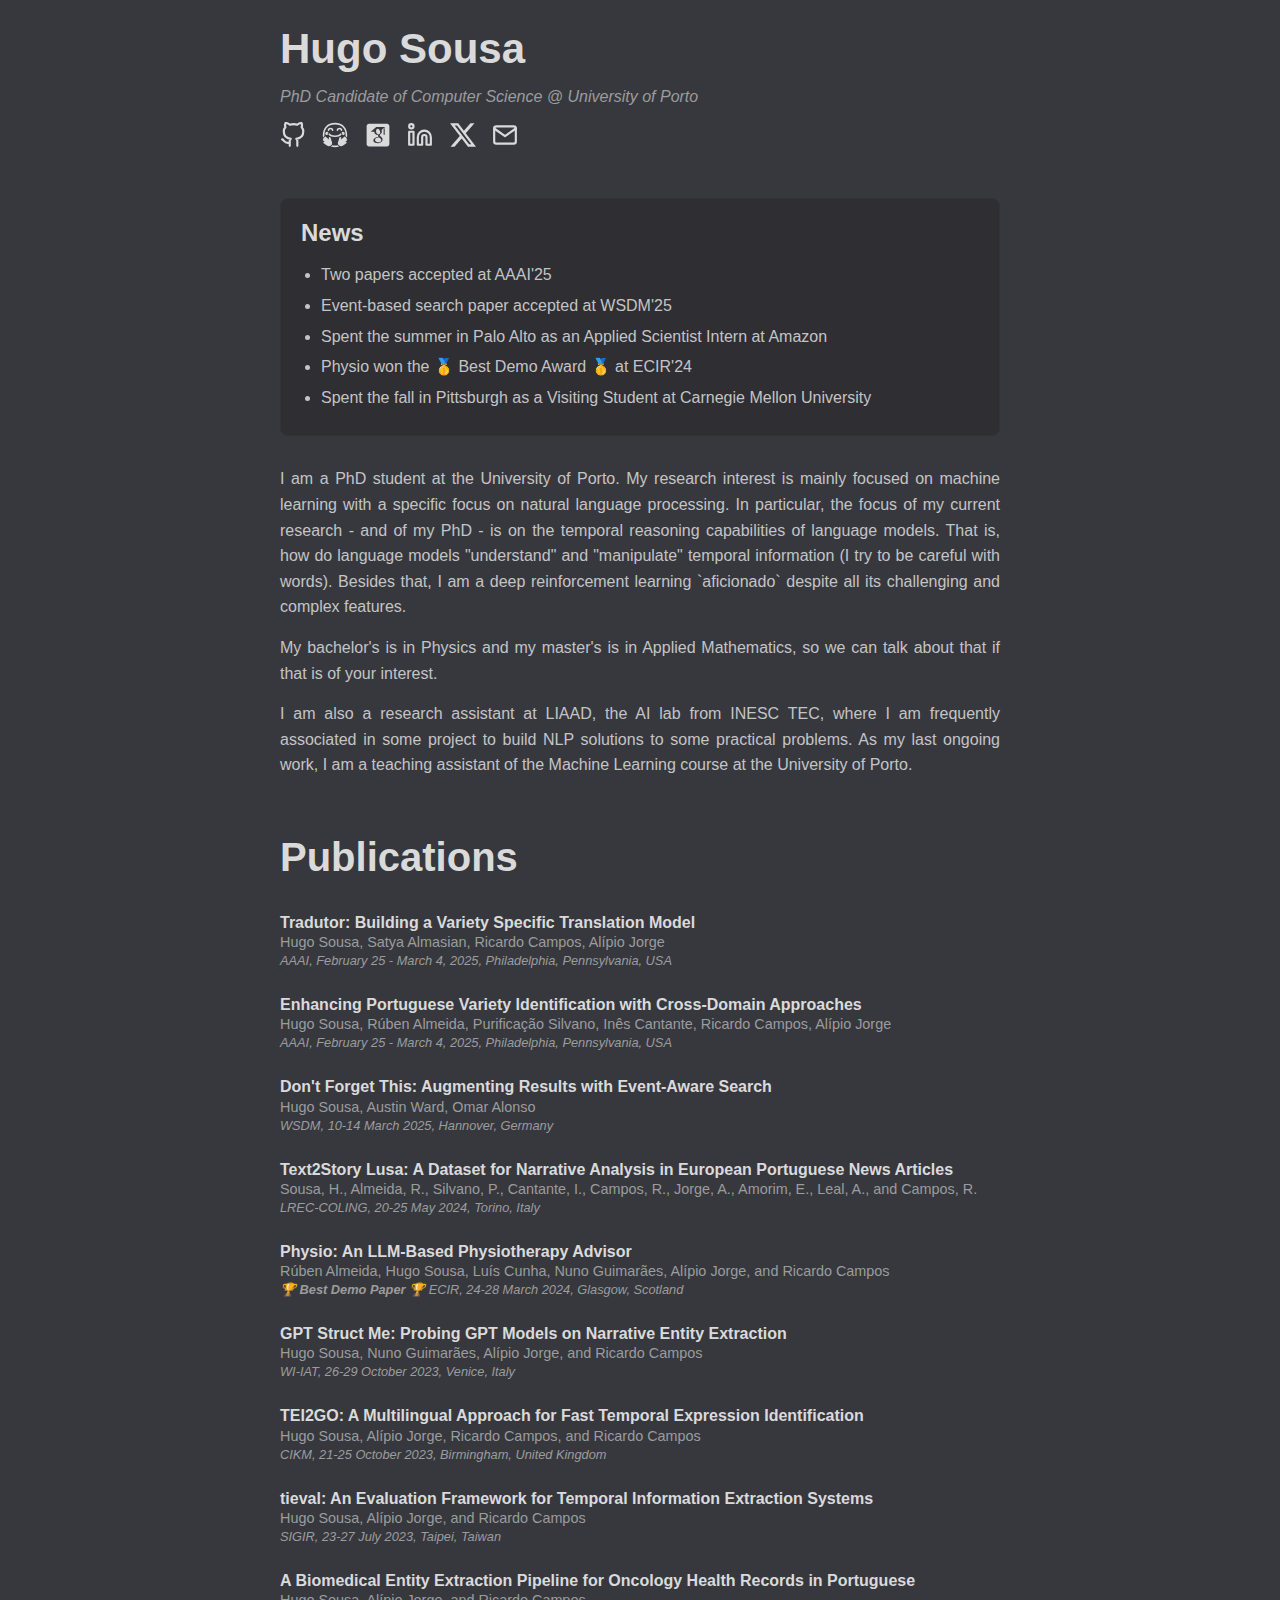
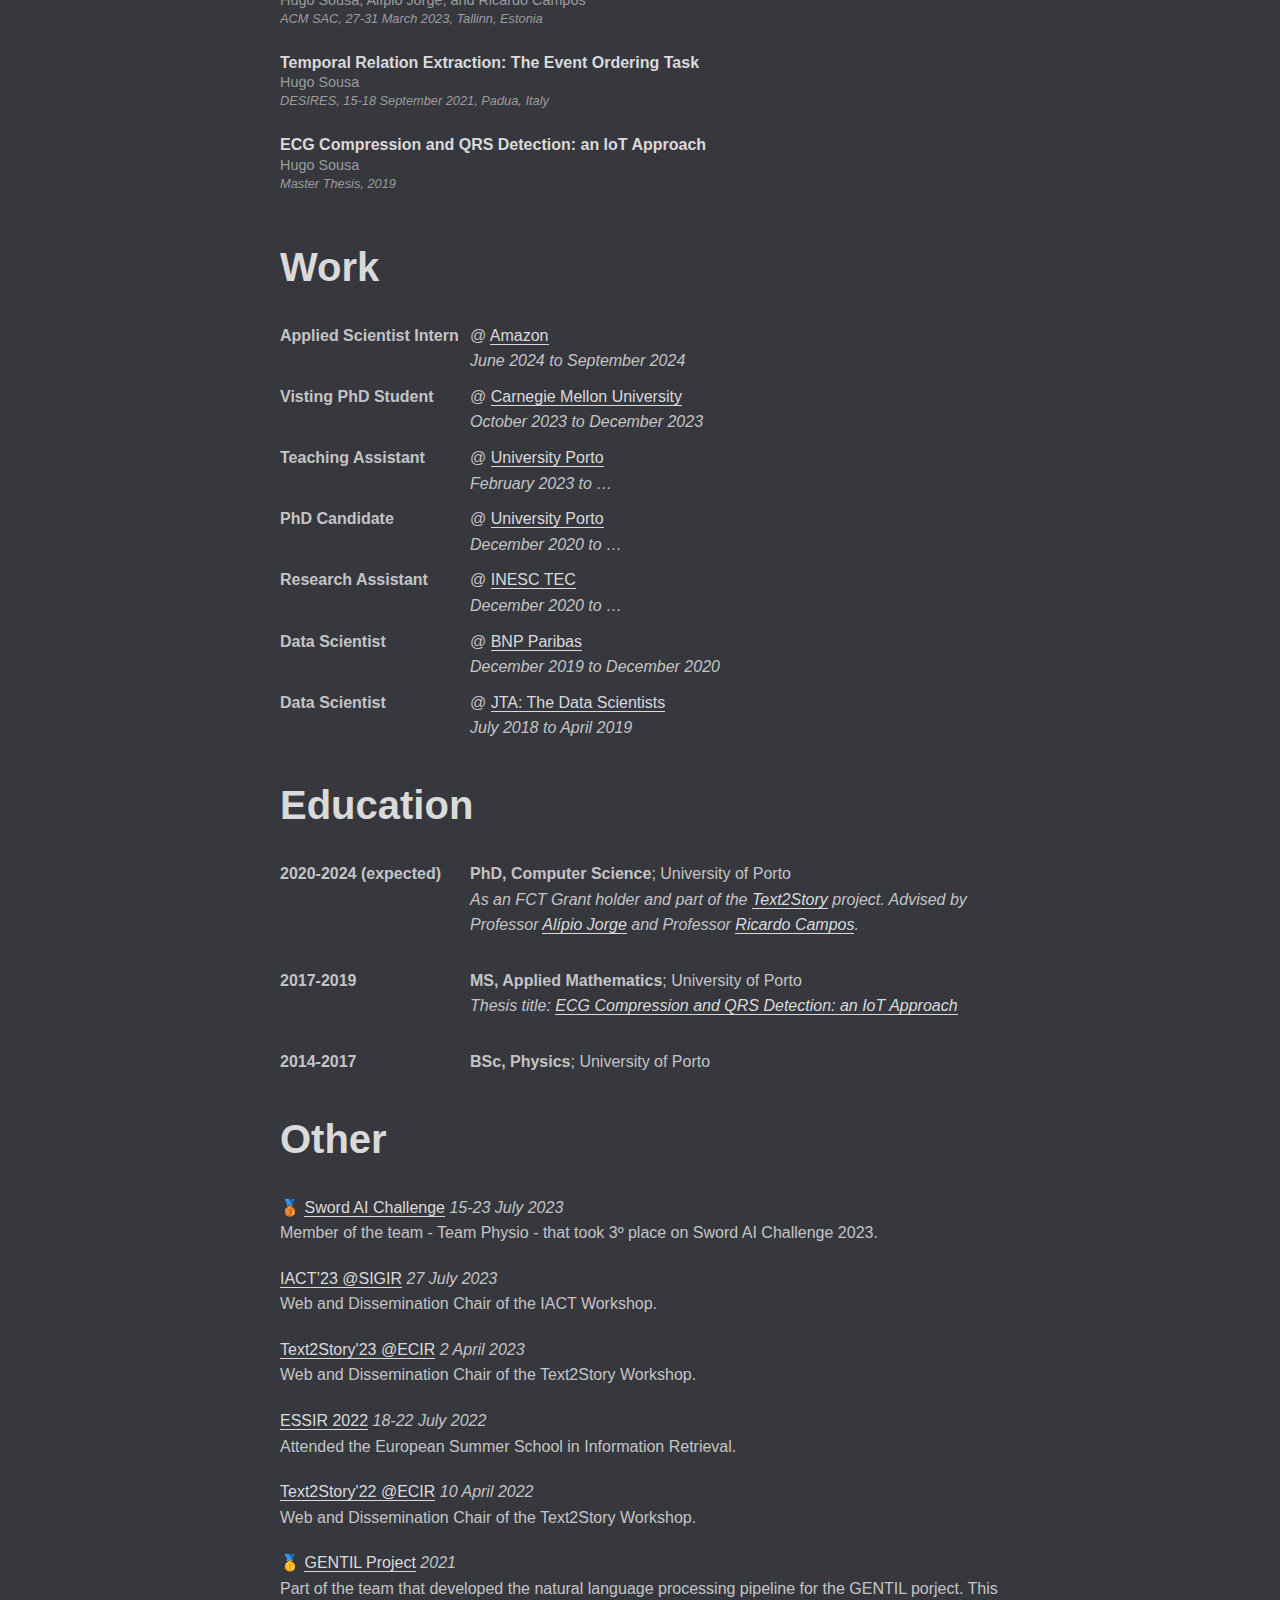
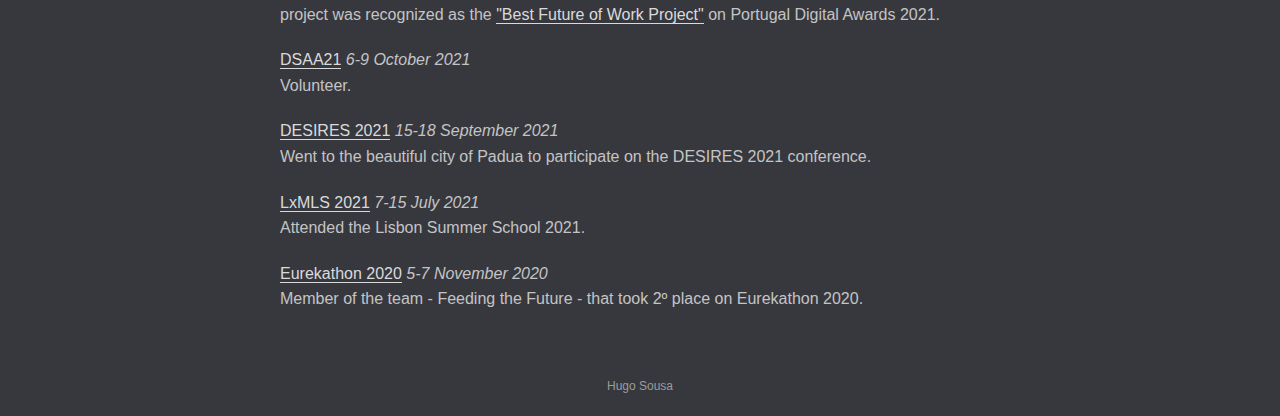
<file: index.html>
<!doctype html>
<html lang=en dir=auto>

<head>
    <meta charset=utf-8>
    <meta http-equiv=x-ua-compatible content="IE=edge">
    <meta name=viewport content="width=device-width,initial-scale=1,shrink-to-fit=no">
    <title>Hugo Sousa</title>
    <meta name=author content="Hugo Sousa">

    <link crossorigin=anonymous href=/assets/css/style.css rel="preload stylesheet" as=style>

</head>

<body class=list id=top>


    <main class=main>
        <div class="profile">
            <div class="profile_inner">
                <div class="profile-top">
                    <div class="profile-info">
                        <h1>Hugo Sousa</h1>
                        <dt>PhD Candidate of Computer Science @ University of Porto</dt>
                        <div class="social-icons">
                            <a href=https://github.com/hmosousa target=_blank rel="noopener noreferrer me" title=Github>
                                <svg xmlns="http://www.w3.org/2000/svg" viewBox="0 0 24 24" fill="none" stroke="currentcolor"
                                    stroke-width="2" stroke-linecap="round" stroke-linejoin="round">
                                    <path
                                        d="M9 19c-5 1.5-5-2.5-7-3m14 6v-3.87a3.37 3.37.0 00-.94-2.61c3.14-.35 6.44-1.54 6.44-7A5.44 5.44.0 0020 4.77 5.07 5.07.0 0019.91 1S18.73.65 16 2.48a13.38 13.38.0 00-7 0C6.27.65 5.09 1 5.09 1A5.07 5.07.0 005 4.77 5.44 5.44.0 003.5 8.55c0 5.42 3.3 6.61 6.44 7A3.37 3.37.0 009 18.13V22" />
                                </svg>
                            </a>
                            <a href=https://huggingface.co/hugosousa target=_blank rel="noopener noreferrer me"
                                title=HuggingFace>
                                <svg xmlns="http://www.w3.org/2000/svg" width="32" height="32" viewBox="0 0 32 32">
                                    <g fill="currentColor">
                                        <path
                                            d="M3 15.999c0-3.67 1.106-6.91 3.235-9.221C8.35 4.48 11.568 3 15.999 3c4.43 0 7.648 1.48 9.764 3.778c2.129 2.311 3.235 5.55 3.235 9.22c0 .421-.015.836-.044 1.244c.33.179.602.447.787.772c.418.05.796.23 1.094.497c.109-.82.163-1.66.163-2.512c0-4.061-1.227-7.821-3.764-10.576C24.684 2.654 20.903 1 16 1C11.095 1 7.313 2.654 4.763 5.423C2.226 8.178 1 11.938 1 15.999c0 .853.054 1.693.163 2.513a1.993 1.993 0 0 1 1.096-.498a2.01 2.01 0 0 1 .784-.77A17.619 17.619 0 0 1 3 15.998Zm9.668 12.687a4.77 4.77 0 0 1-1.861 1.597c1.557.466 3.29.715 5.192.715c1.902 0 3.635-.25 5.194-.716a4.77 4.77 0 0 1-1.861-1.596a17.07 17.07 0 0 1-3.333.312c-1.198 0-2.308-.108-3.331-.312Z" />
                                        <path
                                            d="M7.888 13.338a2 2 0 0 0-.775 2.325a2 2 0 1 1 .775-2.325Zm17 2.325a2 2 0 0 0-.776-2.325a2 2 0 1 1 .776 2.325ZM9.349 9.413c-.21.228-.32.53-.367.778a1 1 0 0 1-1.964-.382c.089-.456.31-1.153.858-1.749C8.453 7.431 9.316 7 10.5 7c1.195 0 2.062.452 2.636 1.082c.544.597.77 1.292.85 1.747a1 1 0 0 1-1.971.342a1.546 1.546 0 0 0-.358-.742C11.47 9.222 11.142 9 10.5 9c-.653 0-.972.217-1.151.413Zm11.001 0c-.21.228-.32.53-.368.778a1 1 0 0 1-1.963-.382c.088-.456.31-1.153.857-1.749C19.453 7.431 20.316 7 21.5 7c1.196 0 2.062.452 2.636 1.082c.544.597.77 1.292.85 1.747a1 1 0 0 1-1.971.342a1.545 1.545 0 0 0-.358-.742C22.47 9.222 22.142 9 21.5 9c-.653 0-.971.217-1.15.413ZM8.4 14.2a1 1 0 0 1 1.4.2c.298.397 1.992 2.1 6.2 2.1s5.902-1.703 6.2-2.1a1 1 0 1 1 1.6 1.2c-.702.936-3.008 2.9-7.8 2.9s-7.098-1.964-7.8-2.9a1 1 0 0 1 .2-1.4Zm20.59 4.94a1 1 0 0 0-1.649-.892L23.58 21.54l-.079-.04c0-.413.038-.788.072-1.125c.09-.888.153-1.513-.572-1.875c-1.338-.669-1.952 1.564-2.363 3.743c-.094.496-.32.955-.572 1.392c-1.33 2.303-.066 4.614.935 5.365c1.789 1.342 3.5 1 5 0c.908-.605 2.635-1.82 3.927-2.737a1.116 1.116 0 0 0-1.146-1.904l-.126.064l1.985-1.655a1 1 0 0 0-.782-1.758l.293-.25a1 1 0 0 0-1.16-1.62Zm-25.98 0a1 1 0 0 1 1.649-.892l3.763 3.292l.079-.04c0-.413-.038-.788-.072-1.125c-.09-.888-.153-1.513.572-1.875c1.338-.669 1.952 1.564 2.363 3.743c.094.496.32.955.572 1.392c1.33 2.303.066 4.614-.935 5.365c-1.79 1.342-3.5 1-5 0c-.908-.605-2.635-1.82-3.927-2.737A1.116 1.116 0 0 1 3.22 24.36l.126.064l-1.985-1.655a1 1 0 0 1 .781-1.758l-.292-.25a1 1 0 0 1 1.16-1.62Z" />
                                    </g>
                                </svg>
                            </a>
                            <a href=https://scholar.google.com/citations?user=d-14Qx4AAAAJ&hl=en target=_blank
                                rel="noopener noreferrer me" title="Google Scholar">
                                <svg xmlns="http://www.w3.org/2000/svg" width="448" height="512" viewBox="0 0 448 512">
                                    <path fill="currentColor"
                                        d="M48 32C21.5 32 0 53.5 0 80v352c0 26.5 21.5 48 48 48h352c26.5 0 48-21.5 48-48V80c0-26.5-21.5-48-48-48H48zm140.695 64h178.24l-16.47 12.86v22.693c6.116.785 5.469 4.46 5.469 8.857v107.223c0 4.965-4.062 9.03-9.028 9.03h-3.324c-4.966 0-9.03-4.065-9.03-9.03V140.41c0-4.408-.64-8.086 5.522-8.861v-14.266l-47.424 38.893c.548 1.016 1.068 1.667 1.563 2.52c4.167 7.377 6.289 16.548 6.289 27.76c0 8.592-1.432 16.314-4.336 23.13c-2.89 6.817-6.407 12.384-10.508 16.674c-4.101 4.304-8.215 8.236-12.33 11.777c-4.113 3.548-7.629 7.247-10.508 11.088c-2.901 3.828-4.347 7.787-4.347 11.889c0 4.108 1.876 8.28 5.613 12.486c3.724 4.219 8.305 8.306 13.723 12.344c5.429 4.01 10.846 8.463 16.263 13.306c5.43 4.836 9.987 11.061 13.711 18.621c3.75 7.586 5.625 15.938 5.625 25.118c0 12.109-3.087 23.046-9.246 32.779c-6.172 9.693-14.219 17.429-24.101 23.1c-9.91 5.709-20.508 10.006-31.809 12.91c-11.328 2.877-22.565 4.322-33.79 4.322a139.28 139.28 0 0 1-21.421-1.666c-7.212-1.12-14.438-3.098-21.717-5.885c-7.291-2.806-13.75-6.25-19.35-10.39c-5.611-4.095-10.13-9.382-13.593-15.82c-3.464-6.44-5.184-13.68-5.184-21.72c0-9.538 2.657-18.385 7.983-26.634c5.325-8.19 12.382-15.026 21.158-20.442c15.313-9.525 39.336-15.41 72.031-17.636c-7.473-9.343-11.223-18.14-11.223-26.37c0-4.682 1.222-9.7 3.645-15.117a86.788 86.788 0 0 1-12.031.854c-17.563 0-32.396-5.71-44.44-17.207c-12.044-11.479-18.058-25.846-18.058-43.217c0-1.816.052-3.419.181-5.19H81.064L188.695 96zm31.38 38.334c-11.2 0-19.793 4.029-25.782 12.07c-5.988 8.02-8.984 17.735-8.984 29.147c0 9.72 1.64 19.616 4.921 29.707c3.269 10.085 8.622 19.09 16.122 27.025c7.473 7.956 16.171 11.926 26.054 11.926c11.016 0 19.623-3.69 25.795-11.072c6.145-7.37 9.23-16.674 9.23-27.88c0-9.544-1.626-19.536-4.894-29.986c-3.256-10.462-8.685-19.902-16.264-28.306c-7.552-8.432-16.303-12.631-26.199-12.631zm18.517 172.08c-8.035 0-15.94.712-23.7 2.13c-7.76 1.38-15.416 3.71-22.968 6.999c-7.579 3.27-13.698 8.075-18.36 14.43c-4.687 6.346-7.02 13.821-7.02 22.422c0 8.195 2.06 15.506 6.175 21.873c4.102 6.327 9.518 11.284 16.25 14.832c6.732 3.554 13.789 6.236 21.158 8c7.383 1.751 14.897 2.664 22.553 2.664c15.142 0 28.175-3.411 39.113-10.229c10.91-6.816 16.38-17.342 16.38-31.549c0-2.988-.416-5.932-1.237-8.802c-.86-2.904-1.704-5.39-2.538-7.454c-.833-2.025-2.421-4.467-4.765-7.279a368.29 368.29 0 0 0-5.315-6.289c-1.224-1.432-3.512-3.477-6.886-6.18c-3.345-2.713-5.48-4.405-6.432-5.03h-.002c-.938-.658-3.372-2.436-7.291-5.321c-3.919-2.911-6.066-4.454-6.445-4.637c-2.058-.37-4.946-.58-8.67-.58z" />
                                </svg>
                            </a>

                            <a href=https://www.linkedin.com/in/hugo-o-sousa/ target=_blank rel="noopener noreferrer me"
                                title=LinkedIn>
                                <svg xmlns="http://www.w3.org/2000/svg" viewBox="0 0 24 24" fill="none" stroke="currentcolor"
                                    stroke-width="2" stroke-linecap="round" stroke-linejoin="round">
                                    <path d="M16 8a6 6 0 016 6v7h-4v-7a2 2 0 00-2-2 2 2 0 00-2 2v7h-4v-7a6 6 0 016-6z" />
                                    <rect x="2" y="9" width="4" height="12" />
                                    <circle cx="4" cy="4" r="2" />
                                </svg>
                            </a>
                            <a href="https://x.com/hmosousa" rel="noopener noreferrer me" title=X>
                                <svg xmlns="http://www.w3.org/2000/svg" width="24" height="24" viewBox="0 0 24 24">
                                    <path fill="currentColor"
                                        d="M18.901 1.153h3.68l-8.04 9.19L24 22.846h-7.406l-5.8-7.584l-6.638 7.584H.474l8.6-9.83L0 1.154h7.594l5.243 6.932ZM17.61 20.644h2.039L6.486 3.24H4.298Z" />
                                </svg>
                            </a>
                            <a href=mailto:hugo.o.sousa@inesctec.pt title=Email>
                                <svg xmlns="http://www.w3.org/2000/svg" viewBox="0 0 24 24" fill="none" stroke="currentcolor"
                                    stroke-width="2" stroke-linecap="round" stroke-linejoin="round">
                                    <path d="M4 4h16c1.1.0 2 .9 2 2v12c0 1.1-.9 2-2 2H4c-1.1.0-2-.9-2-2V6c0-1.1.9-2 2-2z" />
                                    <polyline points="22,6 12,13 2,6" />
                                </svg>
                            </a>

                        </div>
                    </div>
                    <!-- <div class="profile-image-container">
                        <img src="img/me.png" alt="profile image" class="profile-image">
                    </div> -->
                </div>

                <div class="highlights">
                    <h2>News</h2>
                    <ul>
                        <li>Two papers accepted at AAAI'25</li>
                        <li>Event-based search paper accepted at WSDM'25</li>
                        <li>Spent the summer in Palo Alto as an Applied Scientist Intern at Amazon</li>
                        <li>Physio won the 🥇 Best Demo Award 🥇 at ECIR'24</li>
                        <li>Spent the fall in Pittsburgh as a Visiting Student at Carnegie Mellon University</li>
                    </ul>
                </div>

                <div class="intro">
                    <p>I am a PhD student at the University of Porto. My research interest is mainly focused on machine
                        learning with a specific focus on natural language processing. In particular, the focus of my current
                        research - and of my PhD - is on the temporal reasoning capabilities of language models. That is, how do language
                        models "understand" and "manipulate" temporal information (I try to be careful with words). Besides that, I
                        am a deep reinforcement learning `aficionado` despite all its challenging and complex features.</p>
                    <p>My bachelor's is in Physics and my master's is in Applied Mathematics, so we can talk about that if
                        that is of your interest.</p>
                    <p>I am also a research assistant at LIAAD, the AI lab from INESC TEC, where I am frequently associated
                        in some project to build NLP solutions to some practical problems. As my last ongoing work, I am a teaching
                        assistant of the Machine Learning course at the University of Porto.</p>
                </div>
            </div>
        </div>


        <div class=post-content>
            
            <header class=post-header>
                <h1 class=post-title id="header-publications">
                    Publications
                </h1>
            </header>
            
            <div class="publication">
                <h3>Tradutor: Building a Variety Specific Translation Model</h3>
                <p class="authors">Hugo Sousa, Satya Almasian, Ricardo Campos, Alípio Jorge</p>
                <p class="date">AAAI, February 25 - March 4, 2025, Philadelphia, Pennsylvania, USA</p>
            </div>

            <div class="publication">
                <h3>Enhancing Portuguese Variety Identification with Cross-Domain Approaches</h3>
                <p class="authors">Hugo Sousa, Rúben Almeida, Purificação Silvano, Inês Cantante, Ricardo Campos, Alípio Jorge</p>
                <p class="date">AAAI, February 25 - March 4, 2025, Philadelphia, Pennsylvania, USA</p>
            </div>

            <div class="publication">
                <h3>Don't Forget This: Augmenting Results with Event-Aware Search</h3>
                <p class="authors">Hugo Sousa, Austin Ward, Omar Alonso</p>
                <p class="date">WSDM, 10-14 March 2025, Hannover, Germany</p>
            </div>

            <div class="publication">
                <h3>Text2Story Lusa: A Dataset for Narrative Analysis in European Portuguese News Articles</h3>
                <p class="authors">Sousa, H., Almeida, R., Silvano, P., Cantante, I., Campos, R., Jorge, A., Amorim, E., Leal, A., and Campos, R.</p>
                <p class="date">LREC-COLING, 20-25 May 2024, Torino, Italy</p>
            </div>

            <div class="publication">
                <h3>Physio: An LLM-Based Physiotherapy Advisor</h3>
                <p class="authors">Rúben Almeida, Hugo Sousa, Luís Cunha, Nuno Guimarães, Alípio Jorge, and Ricardo Campos</p>
                <p class="date">🏆 <strong>Best Demo Paper</strong> 🏆 ECIR, 24-28 March 2024, Glasgow, Scotland</p>
            </div>

            <div class="publication">
                <h3>GPT Struct Me: Probing GPT Models on Narrative Entity Extraction</h3>
                <p class="authors">Hugo Sousa, Nuno Guimarães, Alípio Jorge, and Ricardo Campos</p>
                <p class="date">WI-IAT, 26-29 October 2023, Venice, Italy</p>
            </div>

            <div class="publication">
                <h3>TEI2GO: A Multilingual Approach for Fast Temporal Expression Identification</h3>
                <p class="authors">Hugo Sousa, Alípio Jorge, Ricardo Campos, and Ricardo Campos</p>
                <p class="date">CIKM, 21-25 October 2023, Birmingham, United Kingdom</p>
            </div>

            <div class="publication">
                <h3>tieval: An Evaluation Framework for Temporal Information Extraction Systems</h3>
                <p class="authors">Hugo Sousa, Alípio Jorge, and Ricardo Campos</p>
                <p class="date">SIGIR, 23-27 July 2023, Taipei, Taiwan</p>
            </div>

            <div class="publication">
                <h3>A Biomedical Entity Extraction Pipeline for Oncology Health Records in Portuguese</h3>
                <p class="authors">Hugo Sousa, Alípio Jorge, and Ricardo Campos</p>
                <p class="date">ACM SAC, 27-31 March 2023, Tallinn, Estonia</p>
            </div>

            <div class="publication">
                <h3>Temporal Relation Extraction: The Event Ordering Task</h3>
                <p class="authors">Hugo Sousa</p>
                <p class="date">DESIRES, 15-18 September 2021, Padua, Italy</p>
            </div>

            <div class="publication">
                <h3>ECG Compression and QRS Detection: an IoT Approach</h3>
                <p class="authors">Hugo Sousa</p>
                <p class="date">Master Thesis, 2019</p>
            </div>
        </div>


        <div class=post-content>
            <header class=post-header>
                <h1 class=post-title id="header-work">
                    Work
                </h1>
            </header>
            <div class=post-content>
                <dl>
                    <dt>Applied Scientist Intern</dt>
                    <dd>@ <a href=https://www.linkedin.com/company/amazon/ />Amazon</a><br>
                        <em>June 2024 to September 2024</em>
                    </dd>
                    <dt>Visting PhD Student</dt>
                    <dd>@ <a href=https://www.ml.cmu.edu />Carnegie Mellon University</a><br>
                        <em>October 2023 to December 2023</em>
                    </dd>
                    <dt>Teaching Assistant</dt>
                    <dd>@ <a href=https://www.up.pt/portal/en />University Porto</a><br>
                        <em>February 2023 to &mldr;</em>
                    </dd>
                    <dt>PhD Candidate</dt>
                    <dd>@ <a href=https://www.up.pt/portal/en />University Porto</a><br>
                        <em>December 2020 to &mldr;</em>
                    </dd>
                    <dt>Research Assistant</dt>
                    <dd>@ <a href=https://www.inesctec.pt/en>INESC TEC</a><br>
                        <em>December 2020 to &mldr;</em>
                    </dd>
                    <dt>Data Scientist</dt>
                    <dd>@ <a href=https://www.bnpparibas.pt/en />BNP Paribas</a><br>
                        <em>December 2019 to December 2020</em>
                    </dd>
                    <dt>Data Scientist</dt>
                    <dd>@ <a href=https://www.thedatascientists.com />JTA: The Data Scientists</a><br>
                        <em>July 2018 to April 2019</em>
                    </dd>
                </dl>
            </div>
        </div>

        

        <div class=post-content>
            <header class=post-header>
                <h1 class=post-title id="header-education">
                    Education
                </h1>
            </header>
            <dl>
                <dt>2020-2024 (expected)</dt>
                <dd><strong>PhD, Computer Science</strong>; University of Porto
                    <p><em>As an FCT Grant holder and part of the <a href=https://text2story.inesctec.pt>Text2Story</a>
                            project.
                            Advised by Professor <a
                                href="https://scholar.google.com/citations?user=wMjqg7QAAAAJ&hl=en&oi=ao">Alípio
                                Jorge</a> and Professor <a
                                href="https://scholar.google.com/citations?user=abU3flQAAAAJ&hl=en&oi=ao">Ricardo
                                Campos</a>.</em>
                    </p>
                </dd>
                <dt>2017-2019</dt>
                <dd><strong>MS, Applied Mathematics</strong>; University of Porto
                    <p><em>Thesis title: <a
                                href=https://repositorio-aberto.up.pt/bitstream/10216/124530/2/368886.pdf>ECG
                                Compression and QRS Detection: an IoT Approach</a></em></p>
                </dd>
                <dt>2014-2017</dt>
                <dd><strong>BSc, Physics</strong>; University of Porto
                </dd>
            </dl>
        </div>

        <div class=post-content>
            <header class=post-header>
                <h1 class=post-title id="header-other">
                    Other
                </h1>
            </header>
            
            <p>
                🥉 <a href=https://swordhealth.notion.site/Sword-AI-Challenge-aad434ba8d184e27b12e6fc9b8c88c42>Sword AI
                    Challenge</a>
                <em>15-23 July 2023</em><br>
                Member of the team - Team Physio - that took 3º place on Sword AI Challenge 2023.
            </p>
            <p>
                <a href=https://dl.acm.org/doi/abs/10.1145/3539618.3591928 />IACT’23 @SIGIR</a>
                <em>27 July 2023</em><br>
                Web and Dissemination Chair of the IACT Workshop.
            </p>
            <p>
                <a href=https://text2story23.inesctec.pt />Text2Story'23 @ECIR</a>
                <em>2 April 2023</em><br>
                Web and Dissemination Chair of the Text2Story Workshop.
            </p>
            <p>
                <a href=https://essir2022.org />ESSIR 2022</a>
                <em>18-22 July 2022 </em><br>
                Attended the European Summer School in Information Retrieval.
            </p>
            <p>
                <a href=https://text2story22.inesctec.pt />Text2Story'22 @ECIR</a>
                <em>10 April 2022</em><br>
                Web and Dissemination Chair of the Text2Story Workshop.
            </p>
            <p>
                🥇 <a
                    href=https://directions.pt/operacoes/portugal-digital-awards-2021-finalista-ipo-porto-gentil>GENTIL
                    Project</a>
                <em>2021</em><br>
                Part of the team that developed the natural language processing pipeline for the GENTIL porject.
                This project was recognized as the
                <a href="https://idcportugal.com/portugal-digital-awards-2021/vencedores/">"Best Future of Work
                    Project"</a>
                on Portugal Digital Awards 2021.
            </p>
            <p>
                <a href=https://dsaa2021.dcc.fc.up.pt />DSAA21</a>
                <em>6-9 October 2021</em><br>
                Volunteer.
            </p>
            <p>
                <a href=http://desires.dei.unipd.it />DESIRES 2021</a>
                <em>15-18 September 2021</em><br>
                Went to the beautiful city of Padua to participate on the DESIRES 2021 conference.
            </p>
            <p>
                <a href=http://lxmls.it.pt/2021 />LxMLS 2021</a>
                <em>7-15 July 2021</em><br>
                Attended the Lisbon Summer School 2021.
            </p>
            <p>
                 <a href=https://www.eurekathon.com/2020/index.html>Eurekathon 2020</a>
                <em>5-7 November 2020</em><br>
                Member of the team - Feeding the Future - that took 2º place on Eurekathon 2020.
            </p>
        </div>

    </main>

    <footer class=footer>
        <span>Hugo Sousa</span>
    </footer>

</body>

</html>
</file>
